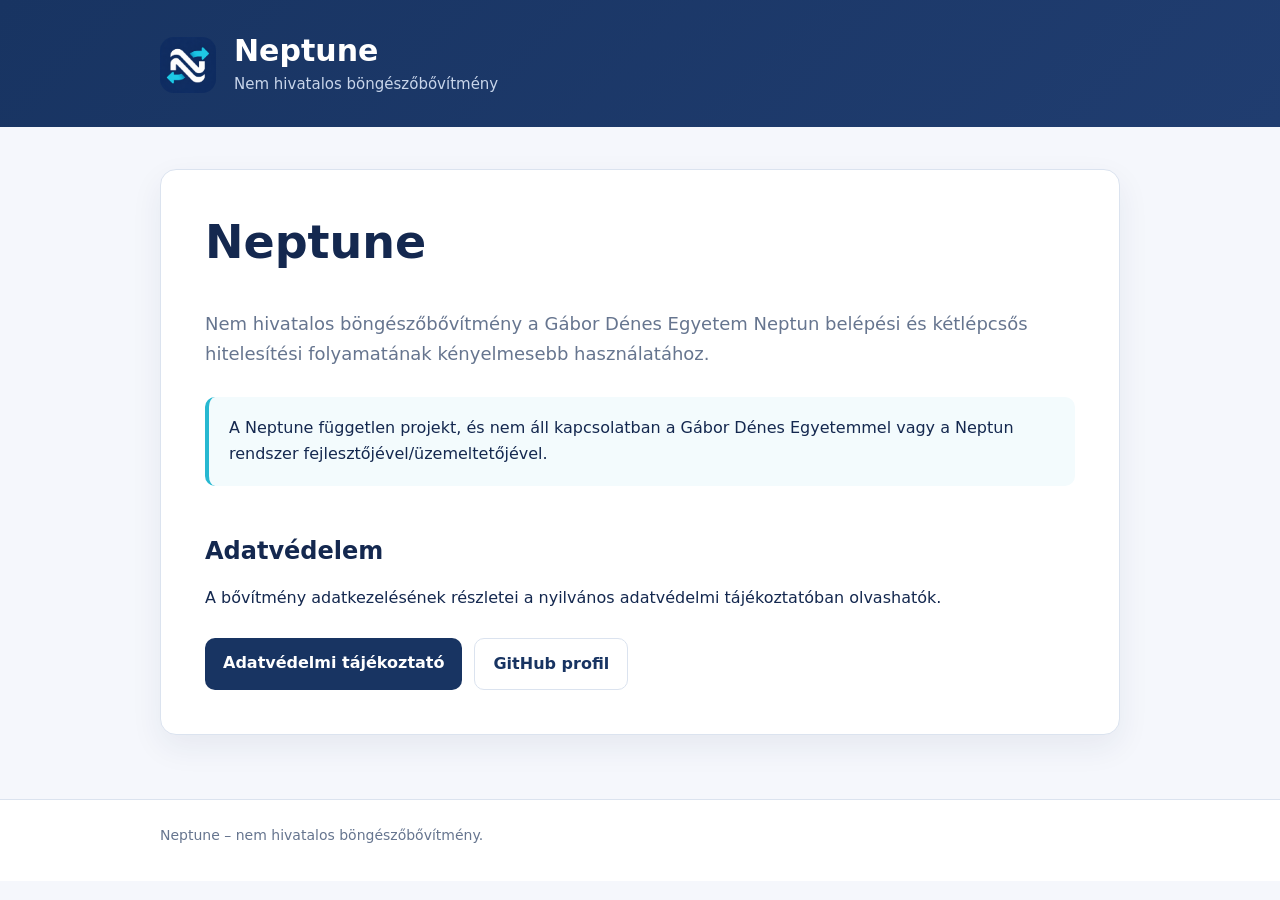
<file: index.html>
<!doctype html>
<html lang="hu">
<head>
  <meta charset="utf-8">
  <meta name="viewport" content="width=device-width, initial-scale=1">
  <meta name="color-scheme" content="light">
  <meta name="description" content="Neptune – nem hivatalos böngészőbővítmény nyilvános információs oldala.">
  <title>Neptune – nem hivatalos böngészőbővítmény</title>
  <link rel="stylesheet" href="styles.css">
</head>
<body>
  <header class="site-header">
    <div class="header-inner">
      <div class="logo-mark"><img src="neptune-icon.png" alt="Neptune ikon"></div>
      <div>
        <p class="brand-title"><strong>Neptune</strong></p>
        <p class="brand-subtitle">Nem hivatalos böngészőbővítmény</p>
      </div>
    </div>
  </header>

  <main>
    <section class="card">
      <h1>Neptune</h1>
      <p class="lead">
        Nem hivatalos böngészőbővítmény a Gábor Dénes Egyetem Neptun belépési és
        kétlépcsős hitelesítési folyamatának kényelmesebb használatához.
      </p>

      <div class="notice">
        A Neptune független projekt, és nem áll kapcsolatban a Gábor Dénes Egyetemmel
        vagy a Neptun rendszer fejlesztőjével/üzemeltetőjével.
      </div>

      <h2>Adatvédelem</h2>
      <p>
        A bővítmény adatkezelésének részletei a nyilvános adatvédelmi tájékoztatóban
        olvashatók.
      </p>

      <div class="actions">
        <a class="button" href="neptune-privacy.html">Adatvédelmi tájékoztató</a>
        <a class="button secondary" href="https://github.com/Trescu" rel="noopener noreferrer">
          GitHub profil
        </a>
      </div>
    </section>
  </main>

  <footer>
    <div class="footer-inner">
      Neptune – nem hivatalos böngészőbővítmény.
    </div>
  </footer>
</body>
</html>
</file>
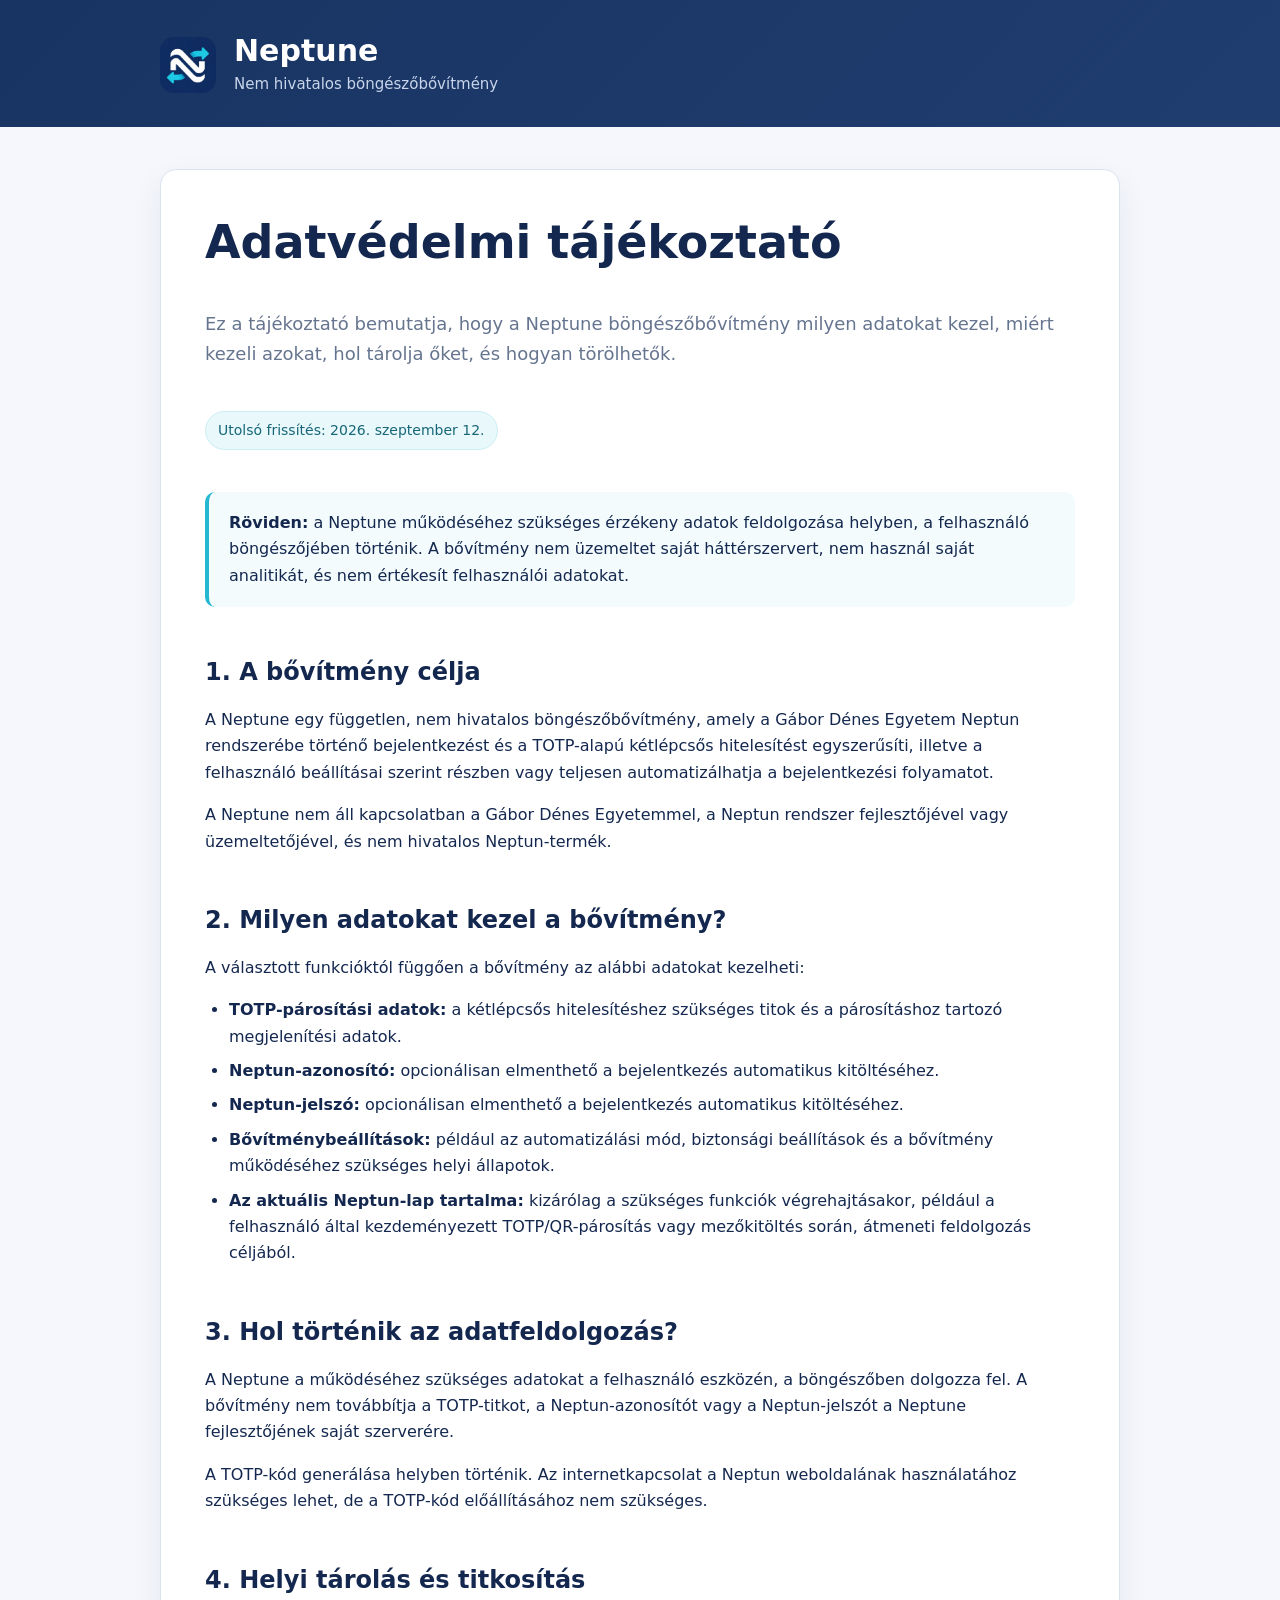
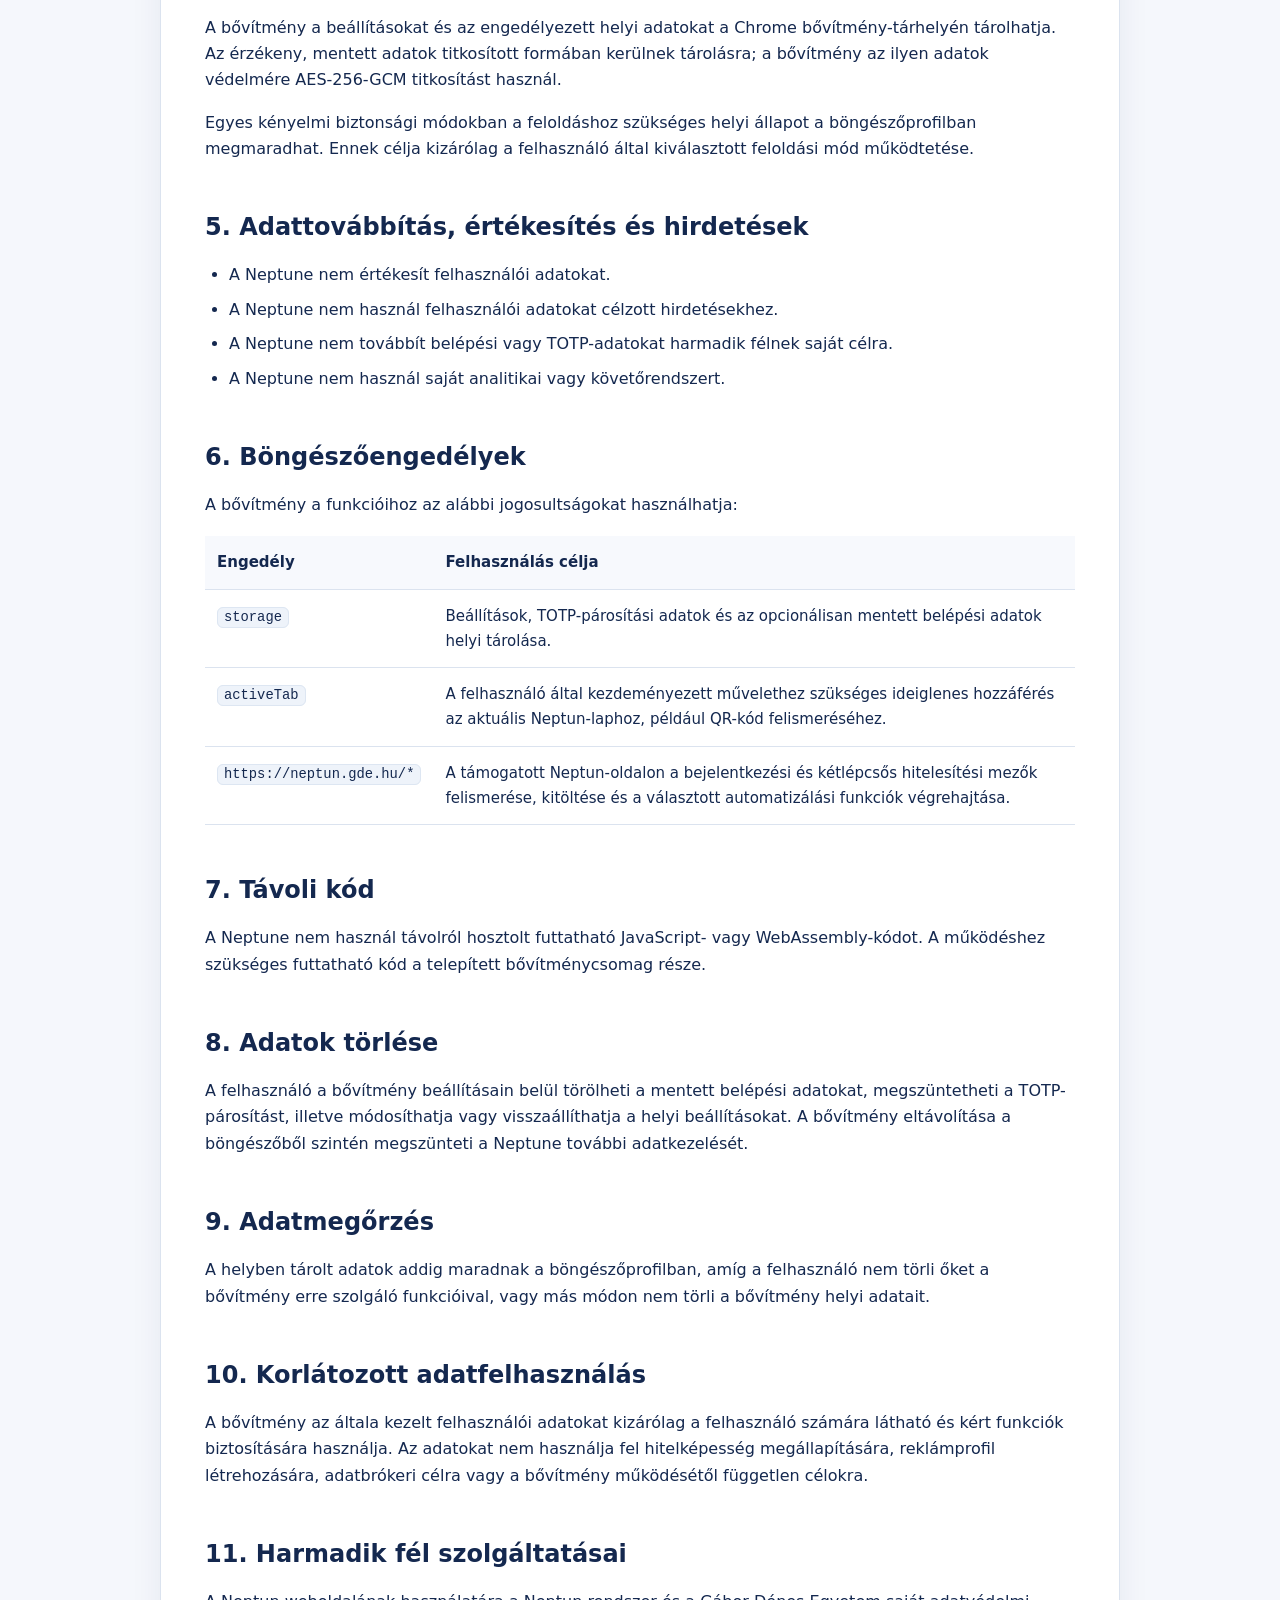
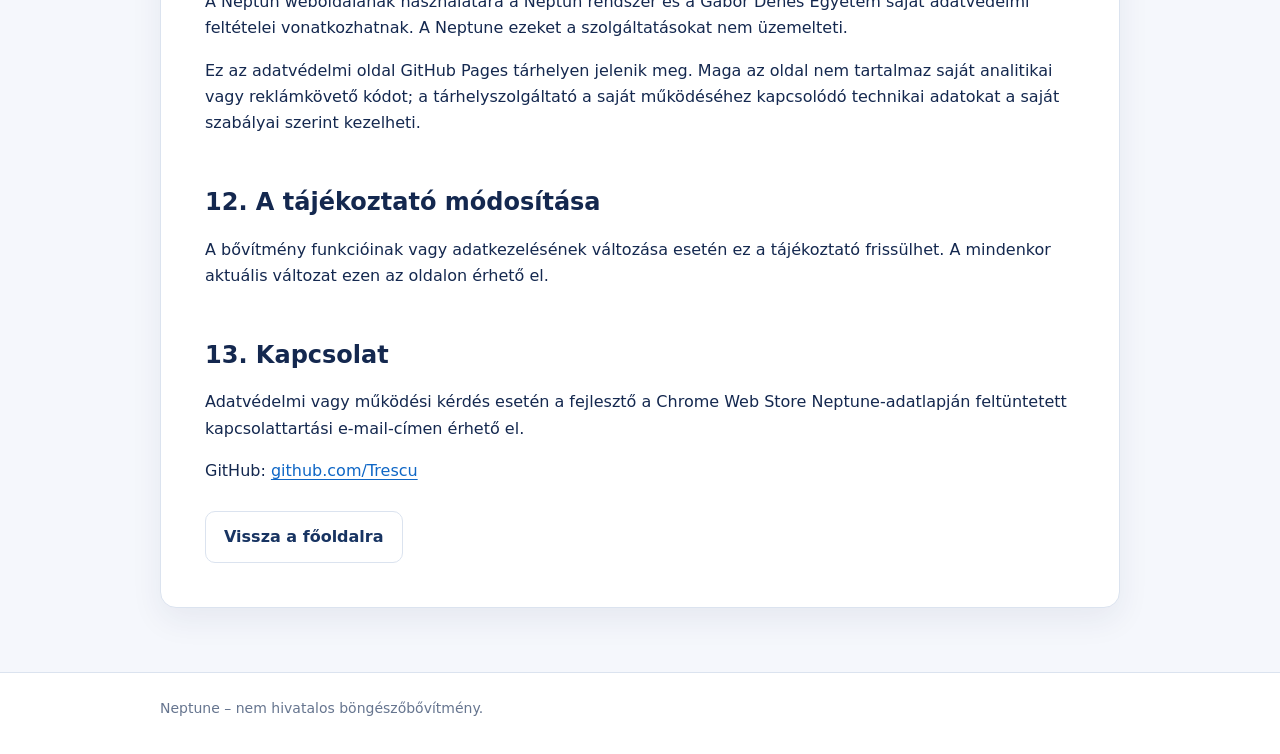
<file: neptune-privacy.html>
<!doctype html>
<html lang="hu">
<head>
  <meta charset="utf-8">
  <meta name="viewport" content="width=device-width, initial-scale=1">
  <meta name="color-scheme" content="light">
  <meta name="description" content="A Neptune – nem hivatalos böngészőbővítmény adatvédelmi tájékoztatója.">
  <title>Adatvédelmi tájékoztató – Neptune</title>
  <link rel="stylesheet" href="styles.css">
</head>
<body>
  <header class="site-header">
    <div class="header-inner">
      <div class="logo-mark"><img src="neptune-icon.png" alt="Neptune ikon"></div>
      <div>
        <p class="brand-title"><strong>Neptune</strong></p>
        <p class="brand-subtitle">Nem hivatalos böngészőbővítmény</p>
      </div>
    </div>
  </header>

  <main>
    <article class="card">
      <h1>Adatvédelmi tájékoztató</h1>
      <p class="lead">
        Ez a tájékoztató bemutatja, hogy a Neptune böngészőbővítmény milyen adatokat kezel,
        miért kezeli azokat, hol tárolja őket, és hogyan törölhetők.
      </p>

      <p class="meta">Utolsó frissítés: 2026. szeptember 12.</p>

      <div class="notice">
        <strong>Röviden:</strong> a Neptune működéséhez szükséges érzékeny adatok feldolgozása
        helyben, a felhasználó böngészőjében történik. A bővítmény nem üzemeltet saját
        háttérszervert, nem használ saját analitikát, és nem értékesít felhasználói adatokat.
      </div>

      <h2>1. A bővítmény célja</h2>
      <p>
        A Neptune egy független, nem hivatalos böngészőbővítmény, amely a Gábor Dénes Egyetem
        Neptun rendszerébe történő bejelentkezést és a TOTP-alapú kétlépcsős hitelesítést
        egyszerűsíti, illetve a felhasználó beállításai szerint részben vagy teljesen
        automatizálhatja a bejelentkezési folyamatot.
      </p>
      <p>
        A Neptune nem áll kapcsolatban a Gábor Dénes Egyetemmel, a Neptun rendszer
        fejlesztőjével vagy üzemeltetőjével, és nem hivatalos Neptun-termék.
      </p>

      <h2>2. Milyen adatokat kezel a bővítmény?</h2>
      <p>A választott funkcióktól függően a bővítmény az alábbi adatokat kezelheti:</p>
      <ul>
        <li>
          <strong>TOTP-párosítási adatok:</strong> a kétlépcsős hitelesítéshez szükséges
          titok és a párosításhoz tartozó megjelenítési adatok.
        </li>
        <li>
          <strong>Neptun-azonosító:</strong> opcionálisan elmenthető a bejelentkezés
          automatikus kitöltéséhez.
        </li>
        <li>
          <strong>Neptun-jelszó:</strong> opcionálisan elmenthető a bejelentkezés
          automatikus kitöltéséhez.
        </li>
        <li>
          <strong>Bővítménybeállítások:</strong> például az automatizálási mód,
          biztonsági beállítások és a bővítmény működéséhez szükséges helyi állapotok.
        </li>
        <li>
          <strong>Az aktuális Neptun-lap tartalma:</strong> kizárólag a szükséges funkciók
          végrehajtásakor, például a felhasználó által kezdeményezett TOTP/QR-párosítás vagy
          mezőkitöltés során, átmeneti feldolgozás céljából.
        </li>
      </ul>

      <h2>3. Hol történik az adatfeldolgozás?</h2>
      <p>
        A Neptune a működéséhez szükséges adatokat a felhasználó eszközén, a böngészőben
        dolgozza fel. A bővítmény nem továbbítja a TOTP-titkot, a Neptun-azonosítót vagy
        a Neptun-jelszót a Neptune fejlesztőjének saját szerverére.
      </p>
      <p>
        A TOTP-kód generálása helyben történik. Az internetkapcsolat a Neptun weboldalának
        használatához szükséges lehet, de a TOTP-kód előállításához nem szükséges.
      </p>

      <h2>4. Helyi tárolás és titkosítás</h2>
      <p>
        A bővítmény a beállításokat és az engedélyezett helyi adatokat a Chrome bővítmény-tárhelyén
        tárolhatja. Az érzékeny, mentett adatok titkosított formában kerülnek tárolásra;
        a bővítmény az ilyen adatok védelmére AES-256-GCM titkosítást használ.
      </p>
      <p>
        Egyes kényelmi biztonsági módokban a feloldáshoz szükséges helyi állapot a
        böngészőprofilban megmaradhat. Ennek célja kizárólag a felhasználó által kiválasztott
        feloldási mód működtetése.
      </p>

      <h2>5. Adattovábbítás, értékesítés és hirdetések</h2>
      <ul>
        <li>A Neptune nem értékesít felhasználói adatokat.</li>
        <li>A Neptune nem használ felhasználói adatokat célzott hirdetésekhez.</li>
        <li>A Neptune nem továbbít belépési vagy TOTP-adatokat harmadik félnek saját célra.</li>
        <li>A Neptune nem használ saját analitikai vagy követőrendszert.</li>
      </ul>

      <h2>6. Böngészőengedélyek</h2>
      <p>A bővítmény a funkcióihoz az alábbi jogosultságokat használhatja:</p>

      <table class="permission-table">
        <thead>
          <tr>
            <th>Engedély</th>
            <th>Felhasználás célja</th>
          </tr>
        </thead>
        <tbody>
          <tr>
            <td><code>storage</code></td>
            <td>
              Beállítások, TOTP-párosítási adatok és az opcionálisan mentett belépési adatok
              helyi tárolása.
            </td>
          </tr>
          <tr>
            <td><code>activeTab</code></td>
            <td>
              A felhasználó által kezdeményezett művelethez szükséges ideiglenes hozzáférés
              az aktuális Neptun-laphoz, például QR-kód felismeréséhez.
            </td>
          </tr>
          <tr>
            <td><code>https://neptun.gde.hu/*</code></td>
            <td>
              A támogatott Neptun-oldalon a bejelentkezési és kétlépcsős hitelesítési mezők
              felismerése, kitöltése és a választott automatizálási funkciók végrehajtása.
            </td>
          </tr>
        </tbody>
      </table>

      <h2>7. Távoli kód</h2>
      <p>
        A Neptune nem használ távolról hosztolt futtatható JavaScript- vagy WebAssembly-kódot.
        A működéshez szükséges futtatható kód a telepített bővítménycsomag része.
      </p>

      <h2>8. Adatok törlése</h2>
      <p>
        A felhasználó a bővítmény beállításain belül törölheti a mentett belépési adatokat,
        megszüntetheti a TOTP-párosítást, illetve módosíthatja vagy visszaállíthatja a
        helyi beállításokat. A bővítmény eltávolítása a böngészőből szintén megszünteti
        a Neptune további adatkezelését.
      </p>

      <h2>9. Adatmegőrzés</h2>
      <p>
        A helyben tárolt adatok addig maradnak a böngészőprofilban, amíg a felhasználó
        nem törli őket a bővítmény erre szolgáló funkcióival, vagy más módon nem törli
        a bővítmény helyi adatait.
      </p>

      <h2>10. Korlátozott adatfelhasználás</h2>
      <p>
        A bővítmény az általa kezelt felhasználói adatokat kizárólag a felhasználó számára
        látható és kért funkciók biztosítására használja. Az adatokat nem használja fel
        hitelképesség megállapítására, reklámprofil létrehozására, adatbrókeri célra vagy
        a bővítmény működésétől független célokra.
      </p>

      <h2>11. Harmadik fél szolgáltatásai</h2>
      <p>
        A Neptun weboldalának használatára a Neptun rendszer és a Gábor Dénes Egyetem saját
        adatvédelmi feltételei vonatkozhatnak. A Neptune ezeket a szolgáltatásokat nem üzemelteti.
      </p>
      <p>
        Ez az adatvédelmi oldal GitHub Pages tárhelyen jelenik meg. Maga az oldal nem tartalmaz
        saját analitikai vagy reklámkövető kódot; a tárhelyszolgáltató a saját működéséhez
        kapcsolódó technikai adatokat a saját szabályai szerint kezelheti.
      </p>

      <h2>12. A tájékoztató módosítása</h2>
      <p>
        A bővítmény funkcióinak vagy adatkezelésének változása esetén ez a tájékoztató
        frissülhet. A mindenkor aktuális változat ezen az oldalon érhető el.
      </p>

      <h2>13. Kapcsolat</h2>
      <p>
        Adatvédelmi vagy működési kérdés esetén a fejlesztő a Chrome Web Store
        Neptune-adatlapján feltüntetett kapcsolattartási e-mail-címen érhető el.
      </p>
      <p>
        GitHub:
        <a href="https://github.com/Trescu" rel="noopener noreferrer">github.com/Trescu</a>
      </p>

      <div class="actions">
        <a class="button secondary" href="index.html">Vissza a főoldalra</a>
      </div>
    </article>
  </main>

  <footer>
    <div class="footer-inner">
      Neptune – nem hivatalos böngészőbővítmény.
    </div>
  </footer>
</body>
</html>
</file>
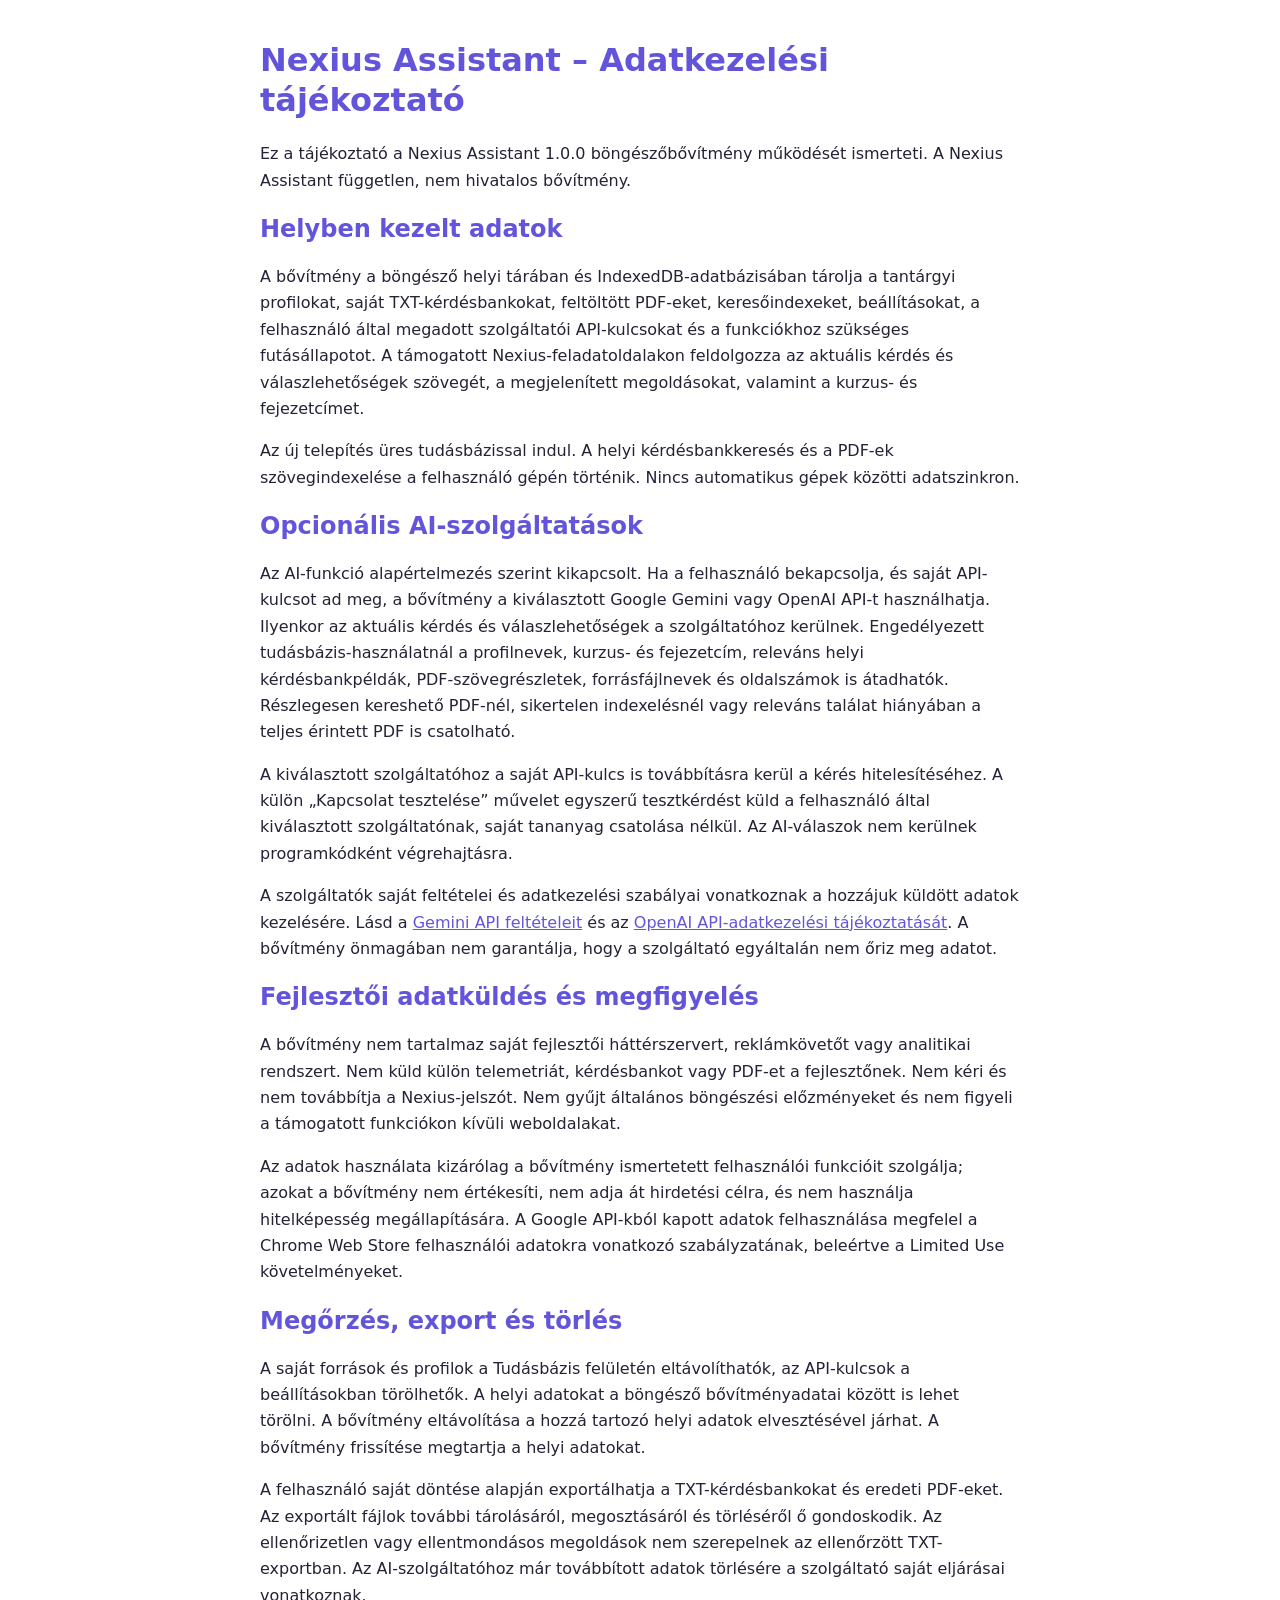
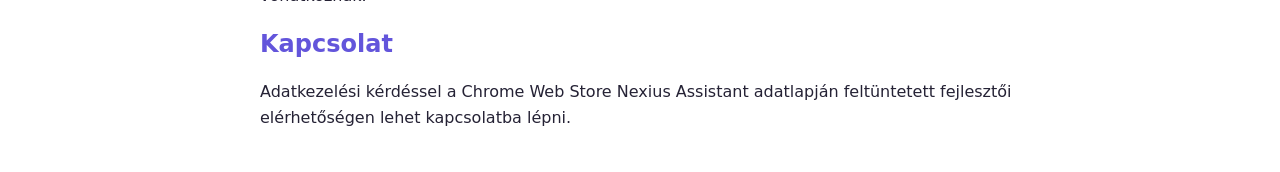
<file: nexius-assistant-privacy.html>
<!doctype html>
<html lang="hu"><meta charset="utf-8"><meta name="viewport" content="width=device-width,initial-scale=1">
<title>Nexius Assistant – Adatkezelési tájékoztató</title>
<style>body{max-width:760px;margin:40px auto;padding:0 22px;font:16px/1.65 system-ui,sans-serif;color:#252235}h1,h2{line-height:1.25;color:#6355db}a{color:#6355db}small{color:#666}</style>
<h1>Nexius Assistant – Adatkezelési tájékoztató</h1>
<p>Ez a tájékoztató a Nexius Assistant 1.0.0 böngészőbővítmény működését ismerteti. A Nexius Assistant független, nem hivatalos bővítmény.</p>
<h2>Helyben kezelt adatok</h2>
<p>A bővítmény a böngésző helyi tárában és IndexedDB-adatbázisában tárolja a tantárgyi profilokat, saját TXT-kérdésbankokat, feltöltött PDF-eket, keresőindexeket, beállításokat, a felhasználó által megadott szolgáltatói API-kulcsokat és a funkciókhoz szükséges futásállapotot. A támogatott Nexius-feladatoldalakon feldolgozza az aktuális kérdés és válaszlehetőségek szövegét, a megjelenített megoldásokat, valamint a kurzus- és fejezetcímet.</p>
<p>Az új telepítés üres tudásbázissal indul. A helyi kérdésbankkeresés és a PDF-ek szövegindexelése a felhasználó gépén történik. Nincs automatikus gépek közötti adatszinkron.</p>
<h2>Opcionális AI-szolgáltatások</h2>
<p>Az AI-funkció alapértelmezés szerint kikapcsolt. Ha a felhasználó bekapcsolja, és saját API-kulcsot ad meg, a bővítmény a kiválasztott Google Gemini vagy OpenAI API-t használhatja. Ilyenkor az aktuális kérdés és válaszlehetőségek a szolgáltatóhoz kerülnek. Engedélyezett tudásbázis-használatnál a profilnevek, kurzus- és fejezetcím, releváns helyi kérdésbankpéldák, PDF-szövegrészletek, forrásfájlnevek és oldalszámok is átadhatók. Részlegesen kereshető PDF-nél, sikertelen indexelésnél vagy releváns találat hiányában a teljes érintett PDF is csatolható.</p>
<p>A kiválasztott szolgáltatóhoz a saját API-kulcs is továbbításra kerül a kérés hitelesítéséhez. A külön „Kapcsolat tesztelése” művelet egyszerű tesztkérdést küld a felhasználó által kiválasztott szolgáltatónak, saját tananyag csatolása nélkül. Az AI-válaszok nem kerülnek programkódként végrehajtásra.</p>
<p>A szolgáltatók saját feltételei és adatkezelési szabályai vonatkoznak a hozzájuk küldött adatok kezelésére. Lásd a <a href="https://ai.google.dev/gemini-api/terms">Gemini API feltételeit</a> és az <a href="https://developers.openai.com/api/docs/guides/your-data">OpenAI API-adatkezelési tájékoztatását</a>. A bővítmény önmagában nem garantálja, hogy a szolgáltató egyáltalán nem őriz meg adatot.</p>
<h2>Fejlesztői adatküldés és megfigyelés</h2>
<p>A bővítmény nem tartalmaz saját fejlesztői háttérszervert, reklámkövetőt vagy analitikai rendszert. Nem küld külön telemetriát, kérdésbankot vagy PDF-et a fejlesztőnek. Nem kéri és nem továbbítja a Nexius-jelszót. Nem gyűjt általános böngészési előzményeket és nem figyeli a támogatott funkciókon kívüli weboldalakat.</p>
<p>Az adatok használata kizárólag a bővítmény ismertetett felhasználói funkcióit szolgálja; azokat a bővítmény nem értékesíti, nem adja át hirdetési célra, és nem használja hitelképesség megállapítására. A Google API-kból kapott adatok felhasználása megfelel a Chrome Web Store felhasználói adatokra vonatkozó szabályzatának, beleértve a Limited Use követelményeket.</p>
<h2>Megőrzés, export és törlés</h2>
<p>A saját források és profilok a Tudásbázis felületén eltávolíthatók, az API-kulcsok a beállításokban törölhetők. A helyi adatokat a böngésző bővítményadatai között is lehet törölni. A bővítmény eltávolítása a hozzá tartozó helyi adatok elvesztésével járhat. A bővítmény frissítése megtartja a helyi adatokat.</p>
<p>A felhasználó saját döntése alapján exportálhatja a TXT-kérdésbankokat és eredeti PDF-eket. Az exportált fájlok további tárolásáról, megosztásáról és törléséről ő gondoskodik. Az ellenőrizetlen vagy ellentmondásos megoldások nem szerepelnek az ellenőrzött TXT-exportban. Az AI-szolgáltatóhoz már továbbított adatok törlésére a szolgáltató saját eljárásai vonatkoznak.</p>
<h2>Kapcsolat</h2>
<p>Adatkezelési kérdéssel a Chrome Web Store Nexius Assistant adatlapján feltüntetett fejlesztői elérhetőségen lehet kapcsolatba lépni.</p>
</html>
</file>
<file: styles.css>
:root {
  --navy: #183462;
  --navy-2: #203d70;
  --cyan: #27b8d1;
  --cyan-soft: #e8f8fb;
  --green: #35d6a1;
  --ink: #14284f;
  --muted: #66758f;
  --line: #dbe3ef;
  --bg: #f5f7fc;
  --card: #ffffff;
}

* { box-sizing: border-box; }

html { scroll-behavior: smooth; }

body {
  margin: 0;
  font-family: Inter, ui-sans-serif, system-ui, -apple-system, BlinkMacSystemFont,
               "Segoe UI", Roboto, Helvetica, Arial, sans-serif;
  color: var(--ink);
  background: var(--bg);
  line-height: 1.65;
}

a {
  color: #0f67c6;
  text-decoration-thickness: 1px;
  text-underline-offset: 3px;
}

.site-header {
  background: linear-gradient(135deg, var(--navy), var(--navy-2));
  color: white;
}

.header-inner,
main,
.footer-inner {
  width: min(960px, calc(100% - 40px));
  margin: 0 auto;
}

.header-inner {
  padding: 34px 0 30px;
  display: flex;
  align-items: center;
  gap: 18px;
}

.logo-mark {
  width: 56px;
  height: 56px;
  border-radius: 14px;
  overflow: hidden;
  flex: 0 0 auto;
  background: transparent;
}

.logo-mark img {
  width: 100%;
  height: 100%;
  display: block;
  object-fit: cover;
}

.brand-title {
  margin: 0;
  font-size: 30px;
  line-height: 1.1;
}

.brand-subtitle {
  margin: 5px 0 0;
  color: #c8d5ea;
  font-size: 15px;
}

main {
  padding: 42px 0 64px;
}

.card {
  background: var(--card);
  border: 1px solid var(--line);
  border-radius: 16px;
  box-shadow: 0 12px 32px rgba(23, 49, 92, .07);
  padding: clamp(24px, 4vw, 44px);
}

h1, h2, h3 {
  color: var(--ink);
  line-height: 1.25;
}

h1 {
  margin-top: 0;
  font-size: clamp(32px, 5vw, 46px);
}

h2 {
  margin-top: 42px;
  padding-top: 8px;
  font-size: 24px;
}

h3 { font-size: 18px; }

.lead {
  font-size: 18px;
  color: var(--muted);
  margin-bottom: 28px;
}

.meta {
  display: inline-flex;
  gap: 8px;
  align-items: center;
  background: var(--cyan-soft);
  border: 1px solid #cbeef4;
  color: #176778;
  border-radius: 999px;
  padding: 7px 12px;
  font-size: 14px;
}

.notice {
  margin: 28px 0;
  padding: 18px 20px;
  border-left: 4px solid var(--cyan);
  border-radius: 10px;
  background: #f3fbfd;
}

ul { padding-left: 24px; }

li + li { margin-top: 8px; }

.permission-table {
  width: 100%;
  border-collapse: collapse;
  margin: 18px 0 8px;
  font-size: 15px;
}

.permission-table th,
.permission-table td {
  text-align: left;
  vertical-align: top;
  padding: 14px 12px;
  border-bottom: 1px solid var(--line);
}

.permission-table th {
  background: #f7f9fd;
}

code {
  background: #eef3fa;
  border: 1px solid #dde6f2;
  border-radius: 6px;
  padding: 2px 6px;
  font-size: .92em;
}

.actions {
  display: flex;
  gap: 12px;
  flex-wrap: wrap;
  margin-top: 26px;
}

.button {
  display: inline-block;
  padding: 12px 18px;
  border-radius: 10px;
  background: var(--navy);
  color: white;
  text-decoration: none;
  font-weight: 700;
}

.button.secondary {
  background: white;
  color: var(--navy);
  border: 1px solid var(--line);
}

footer {
  border-top: 1px solid var(--line);
  background: #fff;
  color: var(--muted);
}

.footer-inner {
  padding: 24px 0 34px;
  font-size: 14px;
}

.small {
  color: var(--muted);
  font-size: 14px;
}

@media (max-width: 700px) {
  .header-inner {
    align-items: flex-start;
  }

  .permission-table,
  .permission-table thead,
  .permission-table tbody,
  .permission-table tr,
  .permission-table th,
  .permission-table td {
    display: block;
  }

  .permission-table thead {
    position: absolute;
    width: 1px;
    height: 1px;
    overflow: hidden;
    clip: rect(0 0 0 0);
  }

  .permission-table tr {
    border-bottom: 1px solid var(--line);
    padding: 10px 0;
  }

  .permission-table td {
    border: 0;
    padding: 5px 0;
  }

  .permission-table td:first-child {
    font-weight: 700;
  }
}
</file>
